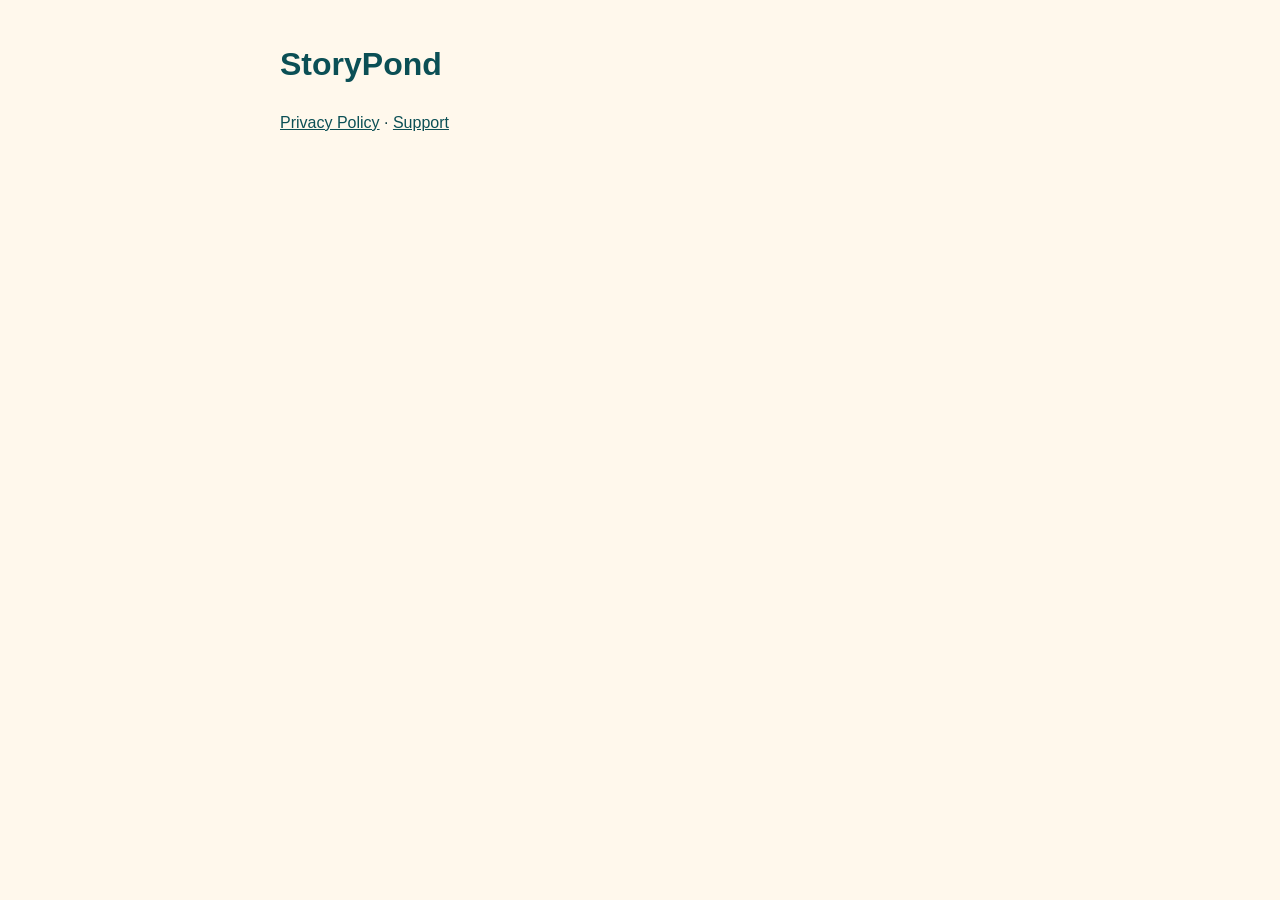
<file: index.html>
<!doctype html><html lang="en"><head><meta charset="utf-8"><meta name="viewport" content="width=device-width,initial-scale=1"><title>StoryPond</title><style>body{font-family:-apple-system,Helvetica,Arial,sans-serif;max-width:720px;margin:40px auto;padding:0 16px;line-height:1.55;color:#123C40;background:#FFF8EC}h1{color:#0B4F55}a{color:#0B4F55}</style></head><body><h1>StoryPond</h1><p><a href="privacy-policy.html">Privacy Policy</a> &middot; <a href="support.html">Support</a></p></body></html>
</file>
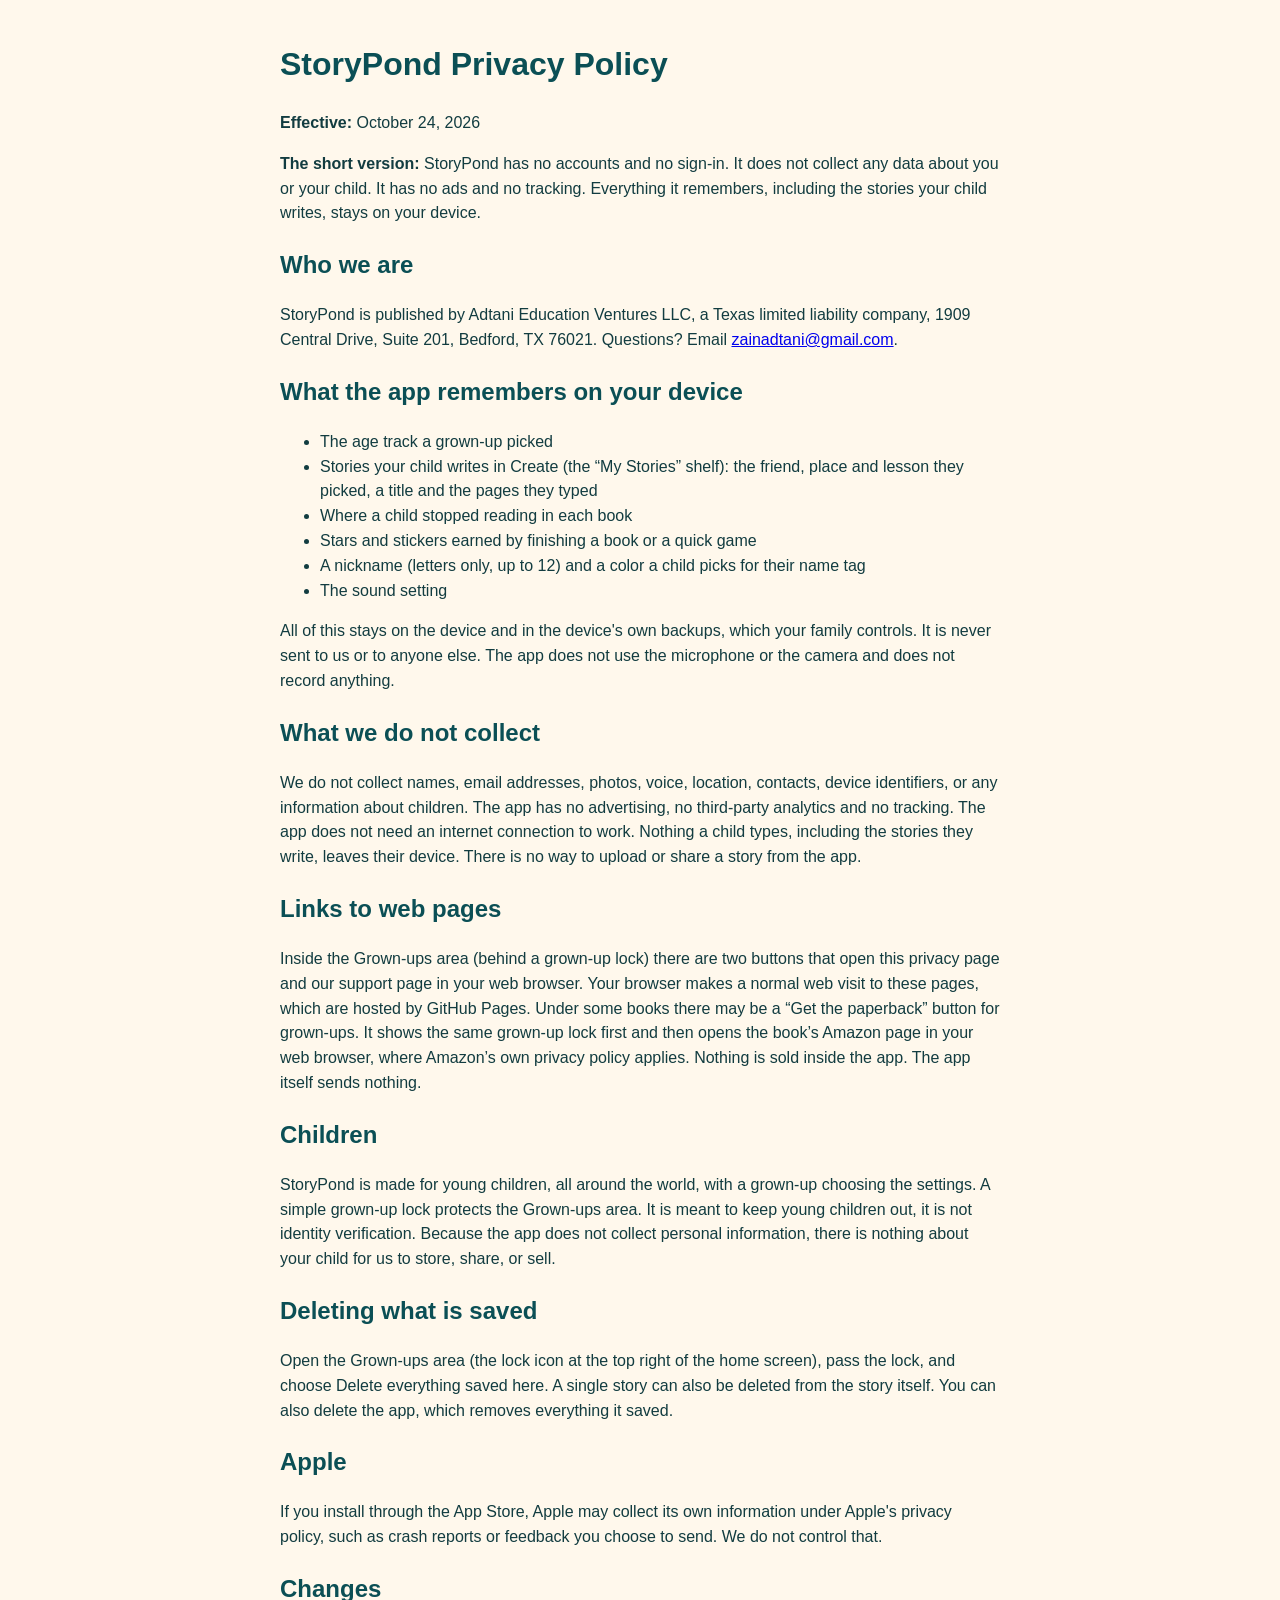
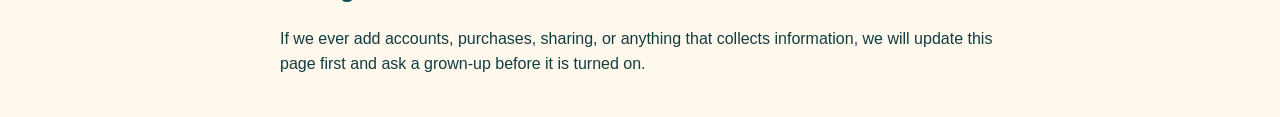
<file: privacy-policy.html>
<!doctype html><html lang="en"><head><meta charset="utf-8"><meta name="viewport" content="width=device-width,initial-scale=1"><title>StoryPond Privacy Policy</title>
<style>body{font-family:-apple-system,Helvetica,Arial,sans-serif;max-width:720px;margin:40px auto;padding:0 16px;line-height:1.55;color:#123C40;background:#FFF8EC}h1,h2{color:#0B4F55}</style></head><body>
<h1>StoryPond Privacy Policy</h1>
<p><strong>Effective:</strong> October 24, 2026</p>
<p><strong>The short version:</strong> StoryPond has no accounts and no sign-in. It does not collect any data about you or your child. It has no ads and no tracking. Everything it remembers, including the stories your child writes, stays on your device.</p>
<h2>Who we are</h2>
<p>StoryPond is published by Adtani Education Ventures LLC, a Texas limited liability company, 1909 Central Drive, Suite 201, Bedford, TX 76021. Questions? Email <a href="mailto:zainadtani@gmail.com">zainadtani@gmail.com</a>.</p>
<h2>What the app remembers on your device</h2>
<ul>
<li>The age track a grown-up picked</li>
<li>Stories your child writes in Create (the &ldquo;My Stories&rdquo; shelf): the friend, place and lesson they picked, a title and the pages they typed</li>
<li>Where a child stopped reading in each book</li>
<li>Stars and stickers earned by finishing a book or a quick game</li>
<li>A nickname (letters only, up to 12) and a color a child picks for their name tag</li>
<li>The sound setting</li>
</ul>
<p>All of this stays on the device and in the device&#39;s own backups, which your family controls. It is never sent to us or to anyone else. The app does not use the microphone or the camera and does not record anything.</p>
<h2>What we do not collect</h2>
<p>We do not collect names, email addresses, photos, voice, location, contacts, device identifiers, or any information about children. The app has no advertising, no third-party analytics and no tracking. The app does not need an internet connection to work. Nothing a child types, including the stories they write, leaves their device. There is no way to upload or share a story from the app.</p>
<h2>Links to web pages</h2>
<p>Inside the Grown-ups area (behind a grown-up lock) there are two buttons that open this privacy page and our support page in your web browser. Your browser makes a normal web visit to these pages, which are hosted by GitHub Pages. Under some books there may be a &ldquo;Get the paperback&rdquo; button for grown-ups. It shows the same grown-up lock first and then opens the book&rsquo;s Amazon page in your web browser, where Amazon&rsquo;s own privacy policy applies. Nothing is sold inside the app. The app itself sends nothing.</p>
<h2>Children</h2>
<p>StoryPond is made for young children, all around the world, with a grown-up choosing the settings. A simple grown-up lock protects the Grown-ups area. It is meant to keep young children out, it is not identity verification. Because the app does not collect personal information, there is nothing about your child for us to store, share, or sell.</p>
<h2>Deleting what is saved</h2>
<p>Open the Grown-ups area (the lock icon at the top right of the home screen), pass the lock, and choose Delete everything saved here. A single story can also be deleted from the story itself. You can also delete the app, which removes everything it saved.</p>
<h2>Apple</h2>
<p>If you install through the App Store, Apple may collect its own information under Apple&#39;s privacy policy, such as crash reports or feedback you choose to send. We do not control that.</p>
<h2>Changes</h2>
<p>If we ever add accounts, purchases, sharing, or anything that collects information, we will update this page first and ask a grown-up before it is turned on.</p>
</body></html>
</file>
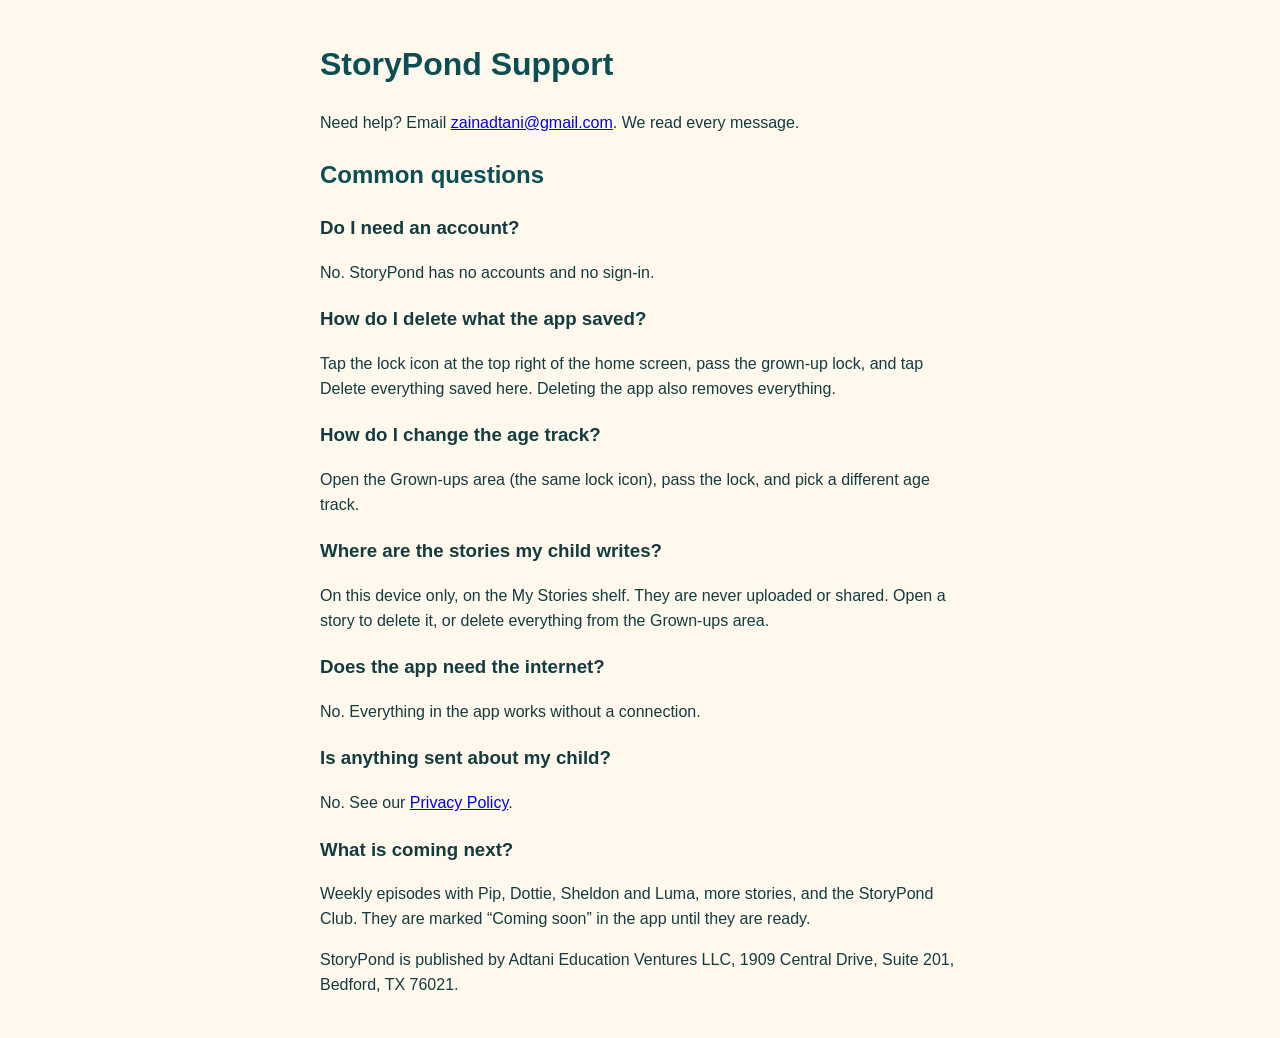
<file: support.html>
<!doctype html><html lang="en"><head><meta charset="utf-8"><meta name="viewport" content="width=device-width,initial-scale=1"><title>StoryPond Support</title>
<style>body{font-family:-apple-system,Helvetica,Arial,sans-serif;max-width:640px;margin:40px auto;padding:0 16px;line-height:1.55;color:#123C40;background:#FFF8EC}h1,h2{color:#0B4F55}</style></head><body>
<h1>StoryPond Support</h1>
<p>Need help? Email <a href="mailto:zainadtani@gmail.com">zainadtani@gmail.com</a>. We read every message.</p>
<h2>Common questions</h2>
<h3>Do I need an account?</h3>
<p>No. StoryPond has no accounts and no sign-in.</p>
<h3>How do I delete what the app saved?</h3>
<p>Tap the lock icon at the top right of the home screen, pass the grown-up lock, and tap Delete everything saved here. Deleting the app also removes everything.</p>
<h3>How do I change the age track?</h3>
<p>Open the Grown-ups area (the same lock icon), pass the lock, and pick a different age track.</p>
<h3>Where are the stories my child writes?</h3>
<p>On this device only, on the My Stories shelf. They are never uploaded or shared. Open a story to delete it, or delete everything from the Grown-ups area.</p>
<h3>Does the app need the internet?</h3>
<p>No. Everything in the app works without a connection.</p>
<h3>Is anything sent about my child?</h3>
<p>No. See our <a href="privacy-policy.html">Privacy Policy</a>.</p>
<h3>What is coming next?</h3>
<p>Weekly episodes with Pip, Dottie, Sheldon and Luma, more stories, and the StoryPond Club. They are marked &ldquo;Coming soon&rdquo; in the app until they are ready.</p>
<p>StoryPond is published by Adtani Education Ventures LLC, 1909 Central Drive, Suite 201, Bedford, TX 76021.</p>
</body></html>
</file>
